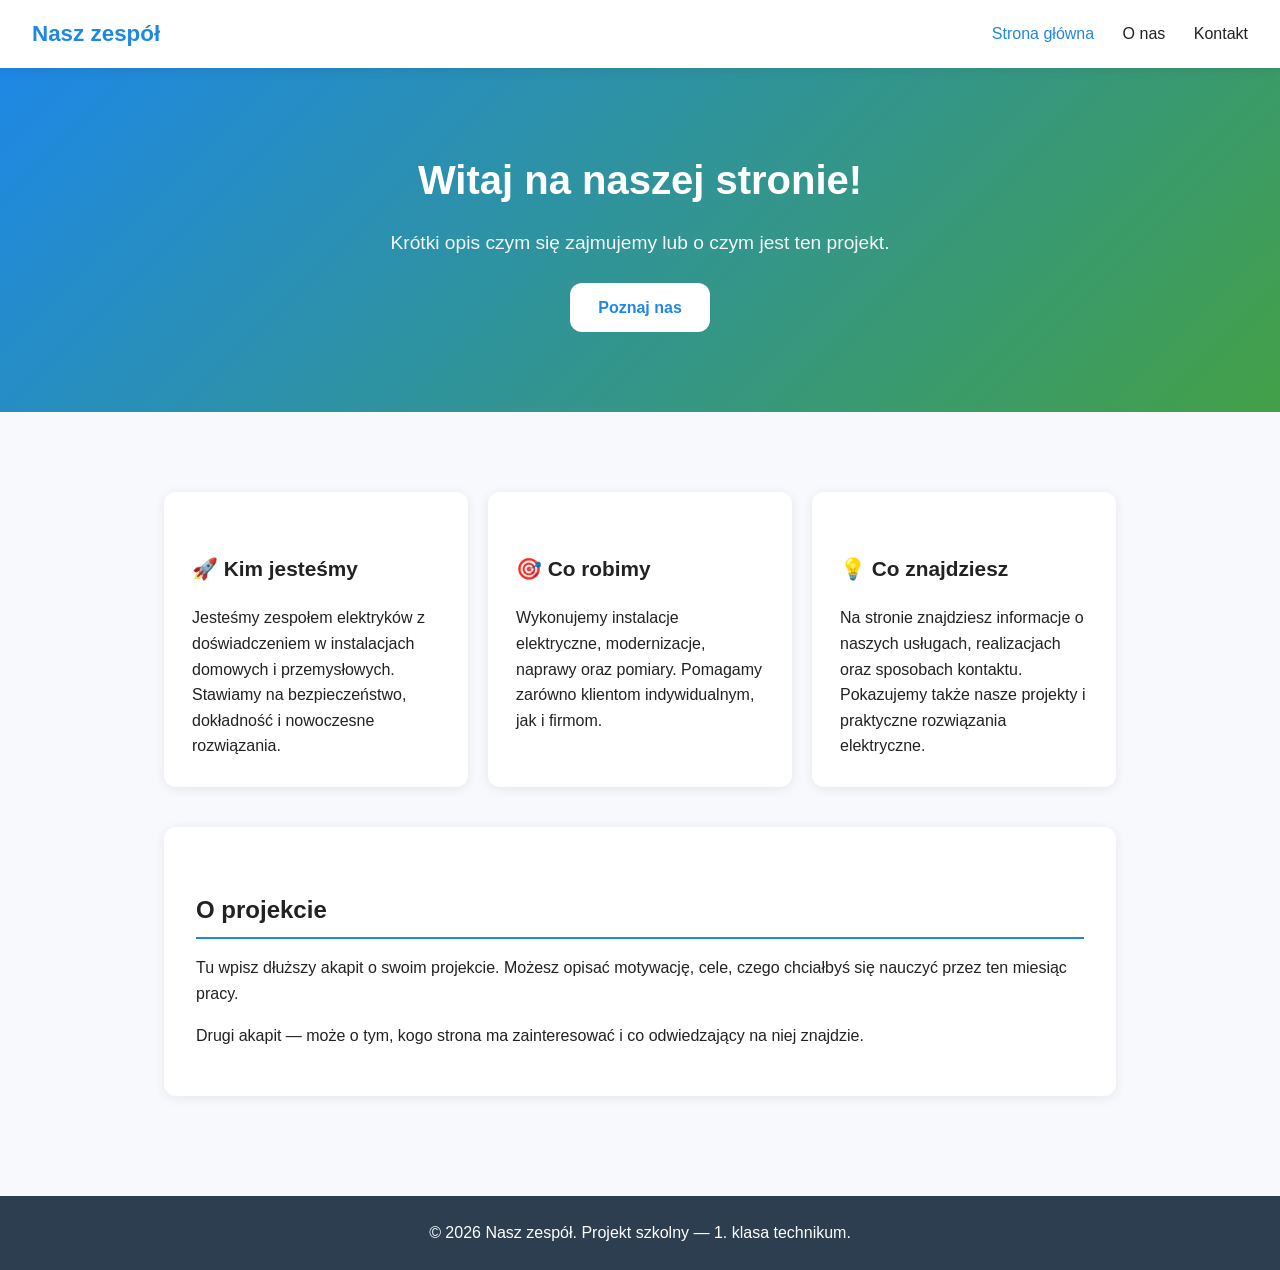
<file: index.html>
<!DOCTYPE html>
<html lang="pl">
<head>
  <meta charset="UTF-8">
  <meta name="viewport" content="width=device-width, initial-scale=1.0">
  <title>Nasz zespół — strona główna</title>
  <link rel="stylesheet" href="style.css">
</head>
<body>

  <header class="topbar">
    <div class="logo">Nasz zespół</div>
    <nav>
      <a href="index.html" class="active">Strona główna</a>
      <a href="o-nas.html">O nas</a>
      <a href="kontakt.html">Kontakt</a>
    </nav>
  </header>

  <section class="hero">
    <h1>Witaj na naszej stronie!</h1>
    <p>Krótki opis czym się zajmujemy lub o czym jest ten projekt.</p>
    <a href="o-nas.html" class="btn">Poznaj nas</a>
  </section>

  <main class="container">

    <section class="card-grid">
      <article class="card">
        <h2>🚀 Kim jesteśmy</h2>
        <p>Jesteśmy zespołem elektryków z doświadczeniem w instalacjach domowych i przemysłowych. Stawiamy na bezpieczeństwo, dokładność i nowoczesne rozwiązania.</p>
      </article>
      <article class="card">
        <h2>🎯 Co robimy</h2>
        <p>Wykonujemy instalacje elektryczne, modernizacje, naprawy oraz pomiary. Pomagamy zarówno klientom indywidualnym, jak i firmom.</p>
      </article>
      <article class="card">
        <h2>💡 Co znajdziesz</h2>
        <p>Na stronie znajdziesz informacje o naszych usługach, realizacjach oraz sposobach kontaktu. Pokazujemy także nasze projekty i praktyczne rozwiązania elektryczne.</p>
      </article>
    </section>

    <section class="content">
      <h2>O projekcie</h2>
      <p>
        Tu wpisz dłuższy akapit o swoim projekcie. Możesz opisać motywację,
        cele, czego chciałbyś się nauczyć przez ten miesiąc pracy.
      </p>
      <p>
        Drugi akapit — może o tym, kogo strona ma zainteresować i co
        odwiedzający na niej znajdzie.
      </p>
    </section>

  </main>

  <footer class="footer">
    <p>&copy; 2026 Nasz zespół. Projekt szkolny — 1. klasa technikum.</p>
  </footer>

</body>
</html>
</file>
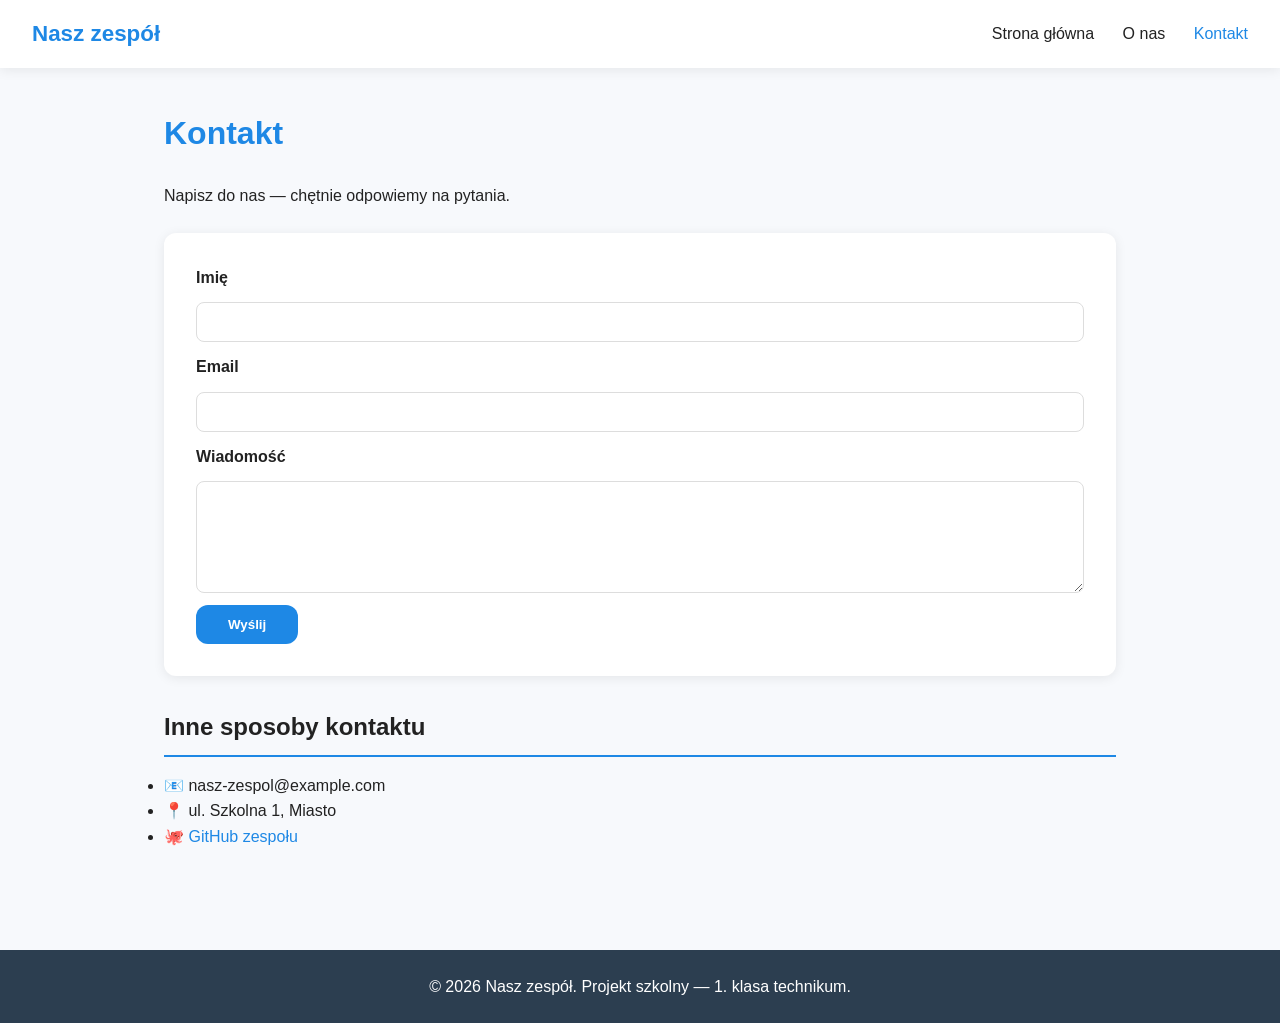
<file: kontakt.html>
<!DOCTYPE html>
<html lang="pl">
<head>
  <meta charset="UTF-8">
  <meta name="viewport" content="width=device-width, initial-scale=1.0">
  <title>Kontakt — Nasz zespół</title>
  <link rel="stylesheet" href="style.css">
</head>
<body>

  <header class="topbar">
    <div class="logo">Nasz zespół</div>
    <nav>
      <a href="index.html">Strona główna</a>
      <a href="o-nas.html">O nas</a>
      <a href="kontakt.html" class="active">Kontakt</a>
    </nav>
  </header>

  <main class="container">

    <h1>Kontakt</h1>
    <p>Napisz do nas — chętnie odpowiemy na pytania.</p>

    <form class="contact-form">

      <label for="imie">Imię</label>
      <input type="text" id="imie" name="imie" required>

      <label for="email">Email</label>
      <input type="email" id="email" name="email" required>

      <label for="wiadomosc">Wiadomość</label>
      <textarea id="wiadomosc" name="wiadomosc" rows="5" required></textarea>

      <button type="submit" class="btn">Wyślij</button>

    </form>

    <section class="info">
      <h2>Inne sposoby kontaktu</h2>
      <ul>
        <li>📧 nasz-zespol@example.com</li>
        <li>📍 ul. Szkolna 1, Miasto</li>
        <li>🐙 <a href="https://github.com/" target="_blank">GitHub zespołu</a></li>
      </ul>
    </section>

  </main>

  <footer class="footer">
    <p>&copy; 2026 Nasz zespół. Projekt szkolny — 1. klasa technikum.</p>
  </footer>

</body>
</html>
</file>
<file: style.css>
/* ===== ZMIENNE — zmień tutaj, żeby zmienić wygląd całej strony ===== */
:root {
  --kolor-glowny: #1e88e5;
  --kolor-akcent: #43a047;
  --kolor-tlo: #f7f9fc;
  --kolor-karty: #ffffff;
  --kolor-tekst: #222;
  --kolor-tekst-jasny: #666;
  --cien: 0 2px 12px rgba(0, 0, 0, 0.08);
  --zaokraglenie: 12px;
}
table {
  width: 100%;
  border-collapse: collapse;
  margin: 24px 0;
}
th, td {
  padding: 12px;
  text-align: left;
  border-bottom: 1px solid #ddd;
}
th {
  background: var(--kolor-glowny);
  color: white;
}
tr:hover {
  background: #f5f5f5;
}

/* ===== RESET I BAZOWE STYLE ===== */
* {
  box-sizing: border-box;
  margin: 0;
  padding: 0;
}

body {
  font-family: "Segoe UI", "Helvetica Neue", sans-serif;
  background: var(--kolor-tlo);
  color: var(--kolor-tekst);
  line-height: 1.6;
}

a { color: var(--kolor-glowny); text-decoration: none; }
a:hover { text-decoration: underline; }

/* ===== NAGŁÓWEK Z MENU ===== */
.topbar {
  background: var(--kolor-karty);
  display: flex;
  justify-content: space-between;
  align-items: center;
  padding: 16px 32px;
  box-shadow: var(--cien);
  position: sticky;
  top: 0;
  z-index: 100;
}

.logo {
  font-size: 1.4rem;
  font-weight: 700;
  color: var(--kolor-glowny);
}

.topbar nav a {
  margin-left: 24px;
  color: var(--kolor-tekst);
  font-weight: 500;
}

.topbar nav a.active,
.topbar nav a:hover {
  color: var(--kolor-glowny);
  text-decoration: none;
}

/* ===== SEKCJA POWITALNA (HERO) ===== */
.hero {
  background: linear-gradient(135deg, var(--kolor-glowny), var(--kolor-akcent));
  color: white;
  padding: 80px 32px;
  text-align: center;
}

.hero h1 { font-size: 2.5rem; margin-bottom: 16px; }
.hero p { font-size: 1.2rem; opacity: 0.95; margin-bottom: 24px; }

.btn {
  display: inline-block;
  padding: 12px 28px;
  background: white;
  color: var(--kolor-glowny);
  border-radius: var(--zaokraglenie);
  font-weight: 600;
  border: none;
  cursor: pointer;
  transition: transform 0.2s;
}

.btn:hover { transform: translateY(-2px); text-decoration: none; }

/* ===== GŁÓWNY KONTENER ===== */
.container {
  max-width: 1000px;
  margin: 0 auto;
  padding: 40px 24px;
}

.container h1 {
  color: var(--kolor-glowny);
  margin-bottom: 24px;
}

.container h2 {
  color: var(--kolor-tekst);
  margin: 32px 0 16px;
  padding-bottom: 8px;
  border-bottom: 2px solid var(--kolor-glowny);
}

/* ===== KAFELKI (GRID) ===== */
.card-grid {
  display: grid;
  grid-template-columns: repeat(auto-fit, minmax(260px, 1fr));
  gap: 20px;
  margin: 40px 0;
}

.card {
  background: var(--kolor-karty);
  padding: 28px;
  border-radius: var(--zaokraglenie);
  box-shadow: var(--cien);
  transition: transform 0.2s;
}

.card:hover { transform: translateY(-4px); }
.card h2 { font-size: 1.3rem; margin-bottom: 12px; border: none; }

/* ===== SEKCJA TREŚCI ===== */
.content {
  background: var(--kolor-karty);
  padding: 32px;
  border-radius: var(--zaokraglenie);
  box-shadow: var(--cien);
  margin-top: 32px;
}

.content p { margin-bottom: 16px; }

/* ===== SIATKA Z CZŁONKAMI ZESPOŁU ===== */
.team-grid {
  display: grid;
  grid-template-columns: repeat(auto-fit, minmax(220px, 1fr));
  gap: 24px;
  margin-top: 32px;
}

.member {
  background: var(--kolor-karty);
  padding: 24px;
  border-radius: var(--zaokraglenie);
  box-shadow: var(--cien);
  text-align: center;
}

.member img {
  width: 140px;
  height: 140px;
  border-radius: 50%;
  object-fit: cover;
  margin-bottom: 16px;
}

.member h3 { margin-bottom: 4px; }
.member .role {
  color: var(--kolor-glowny);
  font-weight: 600;
  font-size: 0.9rem;
  margin-bottom: 12px;
}
.member p { color: var(--kolor-tekst-jasny); font-size: 0.95rem; }

/* ===== FORMULARZ KONTAKTOWY ===== */
.contact-form {
  background: var(--kolor-karty);
  padding: 32px;
  border-radius: var(--zaokraglenie);
  box-shadow: var(--cien);
  display: flex;
  flex-direction: column;
  gap: 12px;
  margin-top: 24px;
}

.contact-form label { font-weight: 600; }

.contact-form input,
.contact-form textarea {
  padding: 10px 14px;
  border: 1px solid #ddd;
  border-radius: 8px;
  font-family: inherit;
  font-size: 1rem;
}

.contact-form input:focus,
.contact-form textarea:focus {
  outline: none;
  border-color: var(--kolor-glowny);
}

.contact-form button {
  align-self: flex-start;
  background: var(--kolor-glowny);
  color: white;
  padding: 12px 32px;
}

/* ===== STOPKA ===== */
.footer {
  background: #2c3e50;
  color: white;
  text-align: center;
  padding: 24px;
  margin-top: 60px;
}

/* ===== RESPONSYWNOŚĆ (TELEFON) ===== */
@media (max-width: 600px) {

  .topbar {
    flex-direction: column;
    gap: 12px;
    padding: 16px;
  }

  .topbar nav a {
    margin: 0 8px;
    font-size: 0.95rem;
  }

  .hero { padding: 50px 20px; }
  .hero h1 { font-size: 1.8rem; }
  .hero p { font-size: 1rem; }

}
</file>
